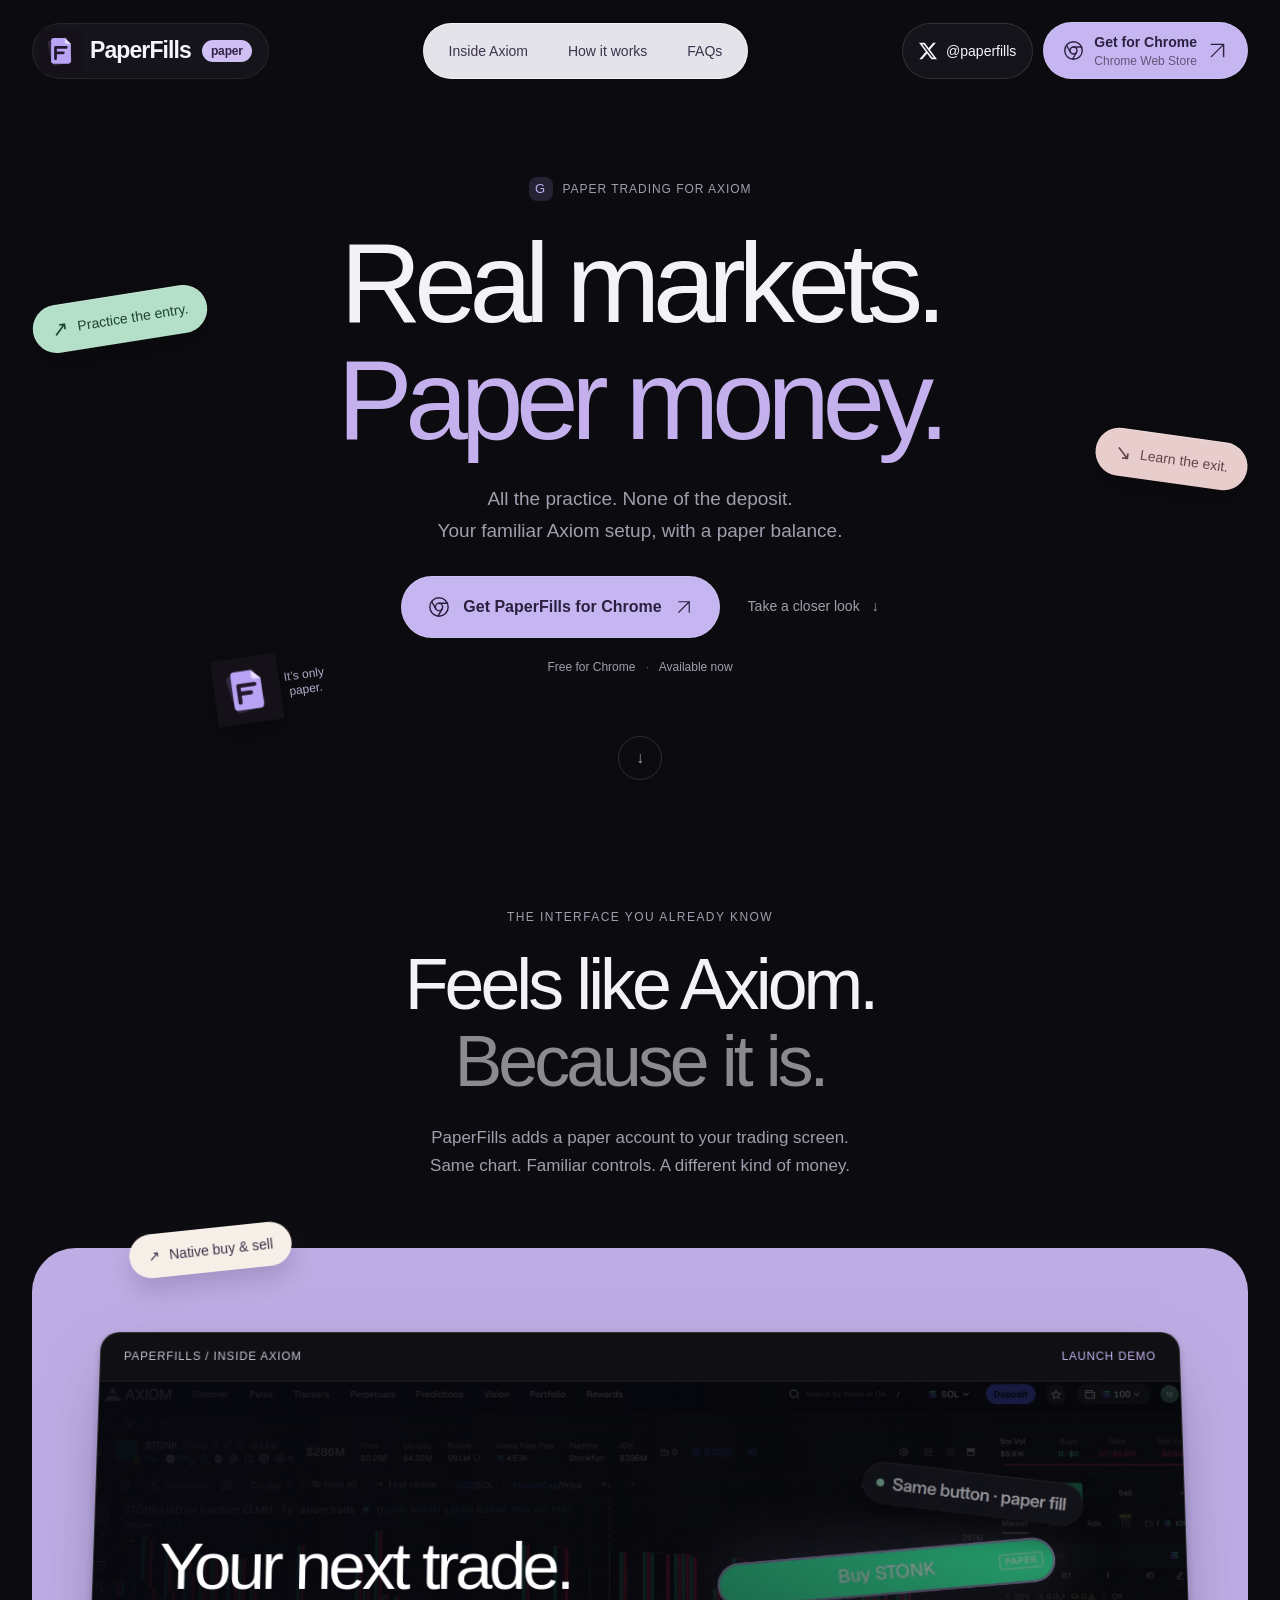
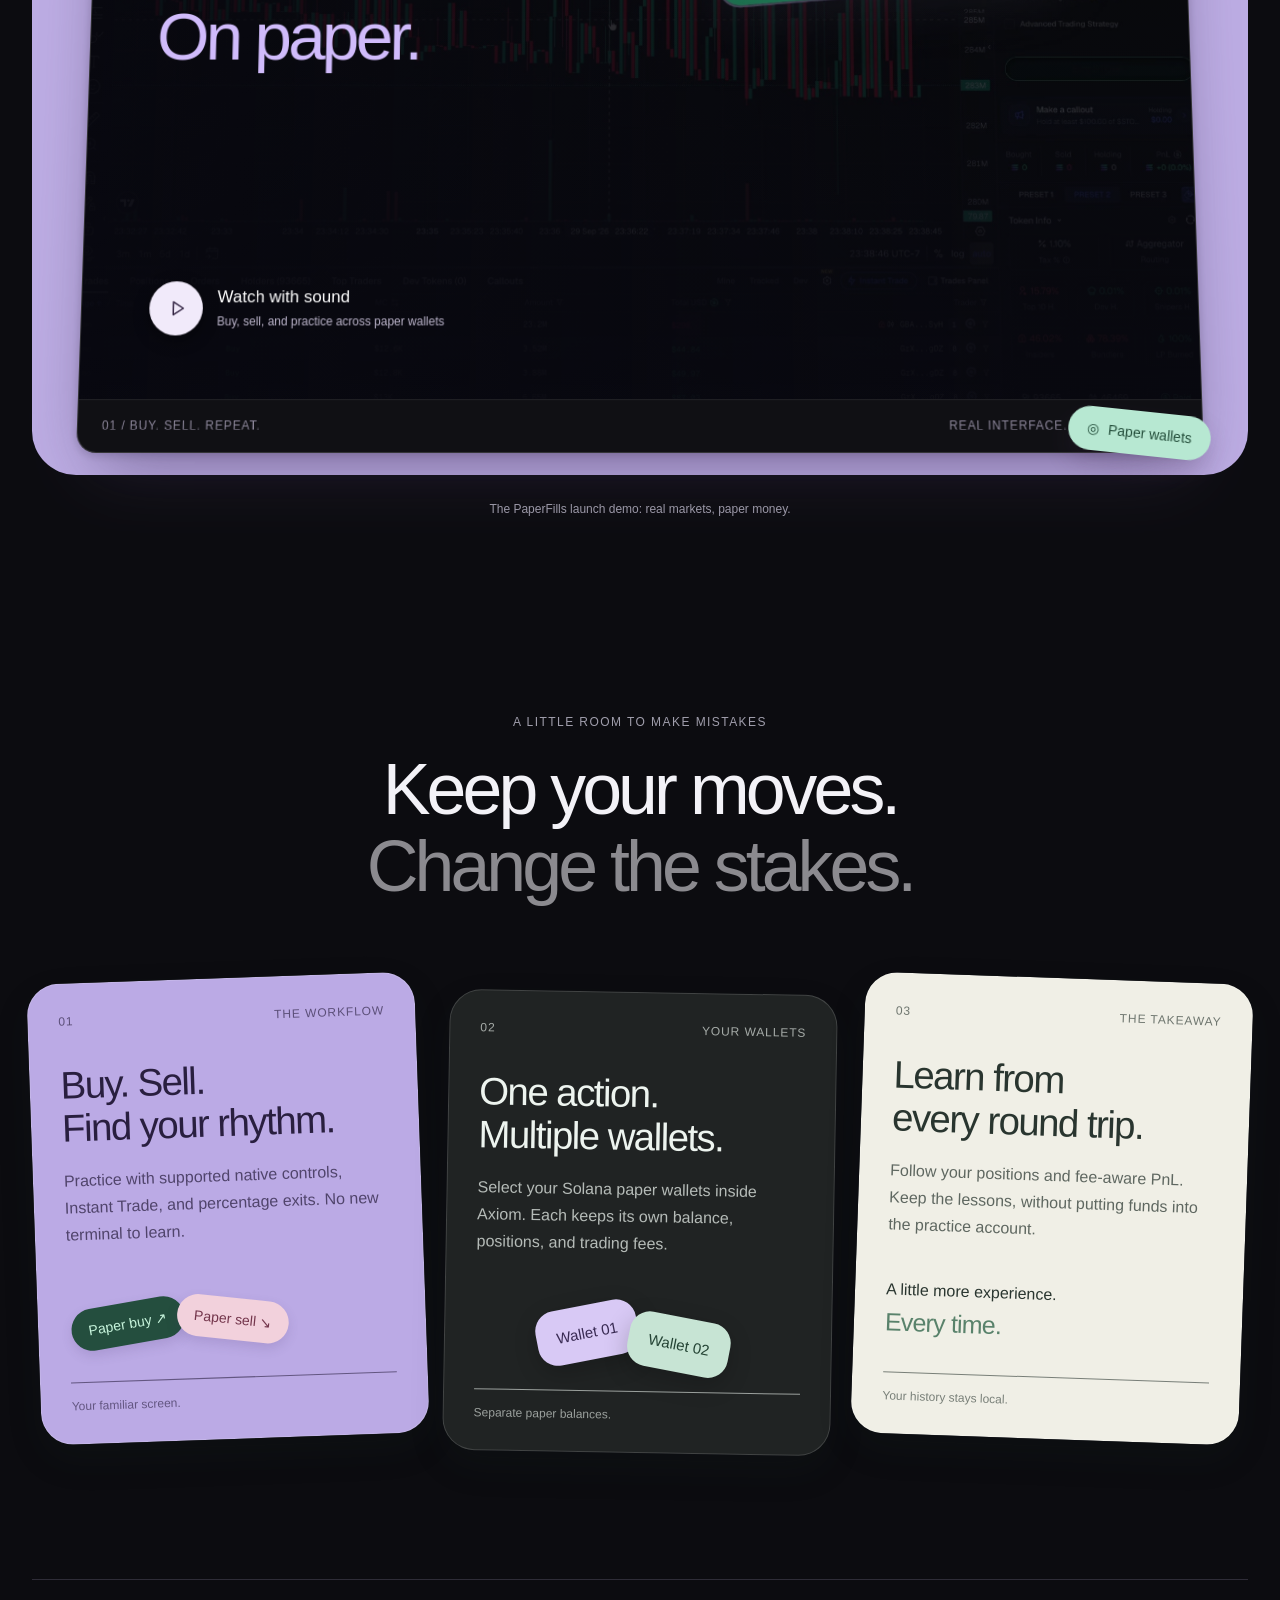
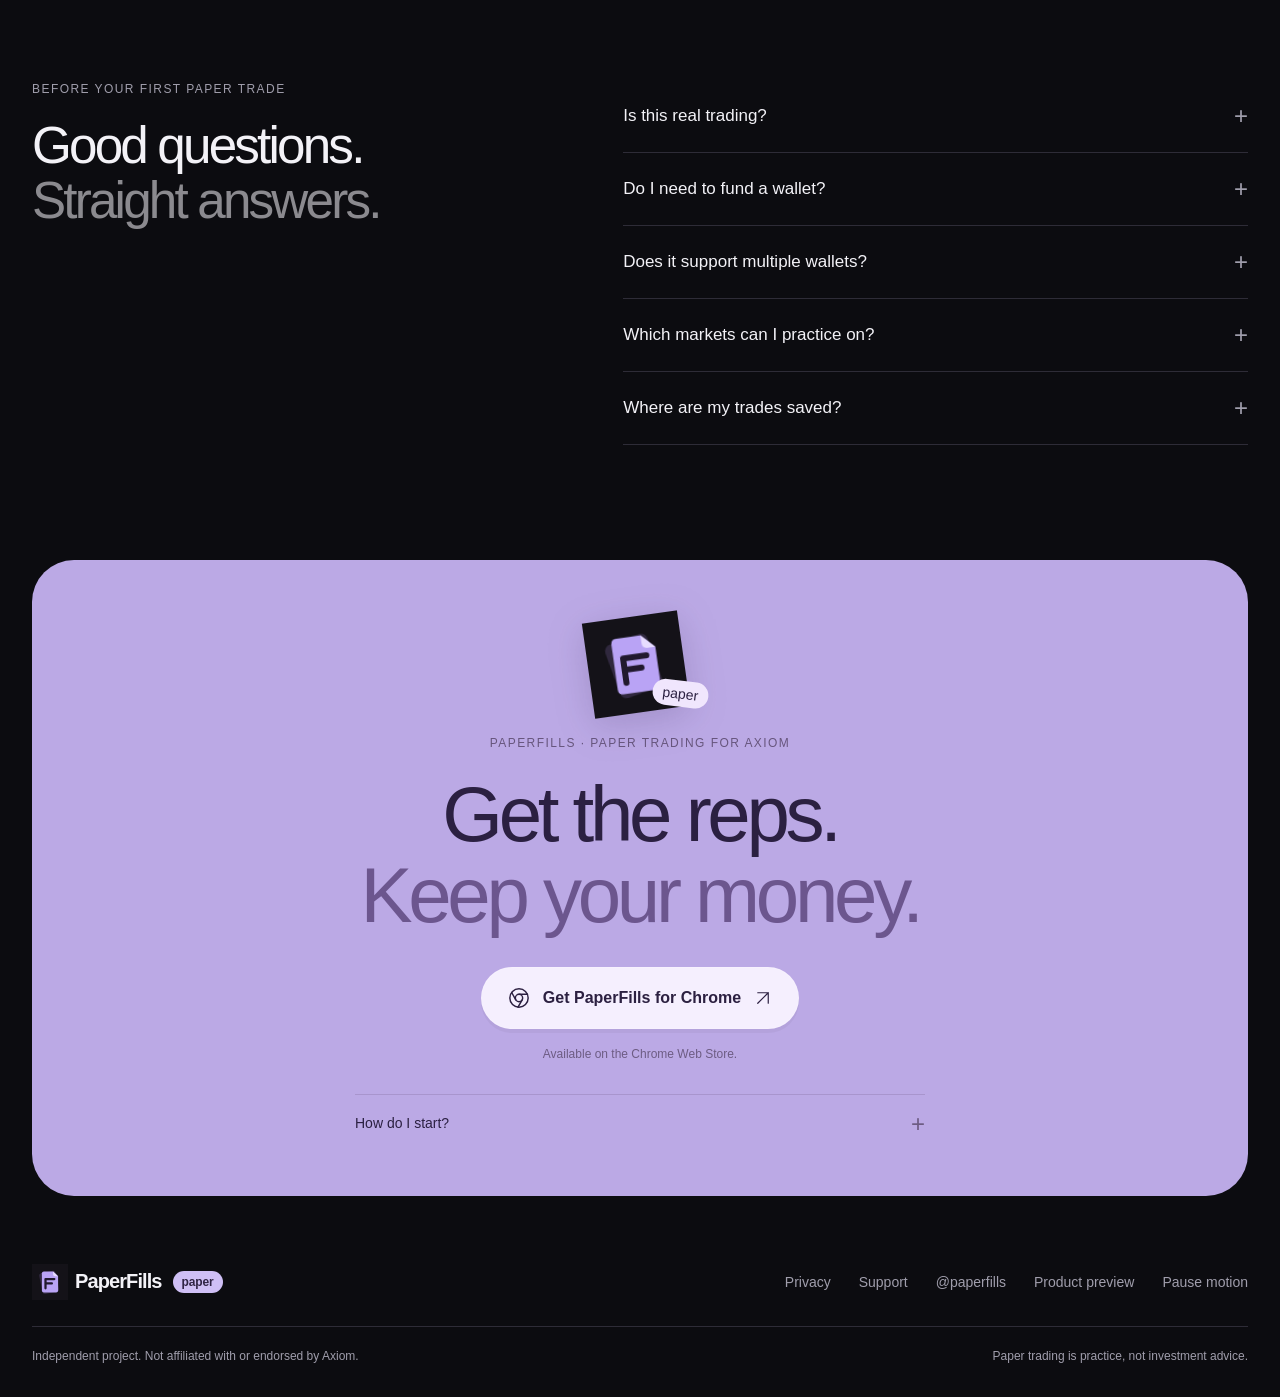
<file: index.html>
<!doctype html>
<html lang="en">
<head>
  <meta charset="utf-8" />
  <meta name="viewport" content="width=device-width, initial-scale=1" />
  <meta name="theme-color" content="#0c0c10" />
  <meta name="description" content="PaperFills brings paper trading to Axiom. Practice buys, sells, multiple wallets and fee-aware PnL in the interface you already know." />
  <meta property="og:title" content="PaperFills — Paper trading for Axiom" />
  <meta property="og:description" content="Real markets. Paper money. Practice inside Axiom with PaperFills." />
  <meta property="og:type" content="website" />
  <link rel="canonical" href="https://paperfills.com/" />
  <meta property="og:url" content="https://paperfills.com/" />
  <meta property="og:site_name" content="PaperFills" />
  <meta property="og:image" content="https://paperfills.com/media/paperfills-social-20260930.png" />
  <meta property="og:image:secure_url" content="https://paperfills.com/media/paperfills-social-20260930.png" />
  <meta property="og:image:type" content="image/png" />
  <meta property="og:image:width" content="1200" />
  <meta property="og:image:height" content="630" />
  <meta property="og:image:alt" content="PaperFills. Real markets. Paper money. Paper trading for Axiom." />
  <meta name="twitter:card" content="summary_large_image" />
  <meta name="twitter:site" content="@paperfills" />
  <meta name="twitter:title" content="PaperFills — Paper trading for Axiom" />
  <meta name="twitter:description" content="Real markets. Paper money. Practice inside Axiom with PaperFills." />
  <meta name="twitter:image" content="https://paperfills.com/media/paperfills-social-20260930.png" />
  <meta name="twitter:image:alt" content="PaperFills. Real markets. Paper money. Paper trading for Axiom." />
  <title>PaperFills — Paper trading for Axiom</title>
  <link rel="icon" type="image/svg+xml" href="media/paperfills-mark.svg" />
  <link rel="stylesheet" href="style.css?v=20260930-header-x" />
  <link rel="preload" href="media/paperfills-launch-poster.jpg" as="image" />
</head>
<body data-tone="dark">
  <svg class="icon-defs" aria-hidden="true" xmlns="http://www.w3.org/2000/svg"><defs>
    <symbol id="icon-chrome" viewBox="0 0 24 24"><circle cx="12" cy="12" r="10"/><circle cx="12" cy="12" r="4"/><path d="M21.2 8H12M4 6l4.5 8M10.9 22l4.6-8"/></symbol>
    <symbol id="icon-arrow" viewBox="0 0 24 24"><path d="M5 19 19 5M5 5h14v14"/></symbol>
    <symbol id="icon-expand" viewBox="0 0 24 24"><path d="M8 3H3v5m13-5h5v5M3 16v5h5m13-5v5h-5"/></symbol>
    <symbol id="icon-play" viewBox="0 0 24 24"><path d="m9 5 11 7-11 7Z"/></symbol>
    <symbol id="icon-close" viewBox="0 0 24 24"><path d="m6 6 12 12M6 18 18 6"/></symbol>
    <symbol id="icon-x" viewBox="0 0 24 24"><path d="M18.9 1.15h3.68l-8.04 9.19L24 22.85h-7.4l-5.81-7.59-6.63 7.59H.47l8.6-9.84L0 1.15h7.59l5.24 6.93ZM17.61 20.64h2.04L6.49 3.24H4.3Z"/></symbol>
  </defs></svg>
  <a class="skip-link" href="#main">Skip to content</a>
  <div class="header-wrap">
    <header class="site-header">
      <a class="wordmark" href="#top" aria-label="PaperFills Paper home"><img src="media/paperfills-mark.svg" alt="" width="44" height="44" /><span>PaperFills</span><span class="name-tag">paper</span></a>
      <nav class="nav-pill" aria-label="Primary navigation"><a href="#preview">Inside Axiom</a><a href="#how">How it works</a><a href="#questions">FAQs</a></nav>
      <div class="header-actions"><a class="header-social" href="https://x.com/paperfills" target="_blank" rel="noopener noreferrer" aria-label="Follow @paperfills on X"><svg class="icon x-icon" aria-hidden="true"><use href="#icon-x"/></svg><span>@paperfills</span></a><a class="store-button header-cta" data-store-link href="https://chromewebstore.google.com/detail/paperfills-%E2%80%94-paper-tradin/oeaonmjknephhapnpopobaggildinnji" target="_blank" rel="noopener noreferrer"><svg class="icon" aria-hidden="true"><use href="#icon-chrome"/></svg><span>Get for Chrome<small data-store-note>Chrome Web Store</small></span><svg class="icon arrow" aria-hidden="true"><use href="#icon-arrow"/></svg></a></div>
    </header>
  </div>

  <main id="main">
    <section class="hero shell" id="top" data-tone="dark" aria-labelledby="hero-title">
      <p class="eyebrow hero-eyebrow"><span class="tiny-mark" aria-hidden="true">G</span> PAPER TRADING FOR AXIOM</p>
      <h1 id="hero-title">Real markets.<br /><span class="hero-paper">Paper money.</span></h1>
      <p class="lede">All the practice. None of the deposit.<br />Your familiar Axiom setup, with a paper balance.</p>
      <div class="hero-actions"><a class="store-button primary-store" data-store-link href="https://chromewebstore.google.com/detail/paperfills-%E2%80%94-paper-tradin/oeaonmjknephhapnpopobaggildinnji" target="_blank" rel="noopener noreferrer"><svg class="icon" aria-hidden="true"><use href="#icon-chrome"/></svg><span>Get PaperFills for Chrome</span><svg class="icon arrow" aria-hidden="true"><use href="#icon-arrow"/></svg></a><a class="text-link" href="#preview">Take a closer look <span aria-hidden="true">↓</span></a></div>
      <p class="hero-note">Free for Chrome <span>·</span> Available now</p>
      <div class="floating-note note-buy" aria-hidden="true"><span>↗</span> Practice the entry.</div>
      <div class="floating-note note-sell" aria-hidden="true"><span>↘</span> Learn the exit.</div>
      <div class="floating-seal" aria-hidden="true"><img src="media/paperfills-mark.svg" width="66" height="66" alt="" /><span>It’s only<br />paper.</span></div>
      <a class="scroll-cue" href="#preview" aria-label="See PaperFills inside Axiom">↓</a>
    </section>

    <section class="showcase-section shell" id="preview" data-tone="lilac" aria-labelledby="preview-title">
      <div class="section-heading reveal"><p class="eyebrow">THE INTERFACE YOU ALREADY KNOW</p><h2 id="preview-title">Feels like Axiom.<br /><span>Because it is.</span></h2><p>PaperFills adds a paper account to your trading screen.<br />Same chart. Familiar controls. A different kind of money.</p></div>
      <div class="film-stage reveal" id="film-stage">
        <div class="floating-label film-label-left"><span aria-hidden="true">↗</span> Native buy &amp; sell</div>
        <div class="floating-label film-label-right"><span aria-hidden="true">◎</span> Paper wallets</div>
        <div class="film-card">
          <div class="film-topline"><span>PAPERFILLS / INSIDE AXIOM</span><div class="film-controls"><span class="film-status">LAUNCH DEMO</span><button id="inline-video-toggle" type="button" aria-controls="inline-demo-video" aria-pressed="false" hidden>Play video</button></div></div>
          <button class="film-poster" id="open-preview" type="button" aria-haspopup="dialog" aria-controls="preview-dialog" aria-label="Watch PaperFills demo video">
            <img class="product-image" src="media/paperfills-launch-poster.jpg" width="1920" height="1080" alt="PaperFills launch video frame showing Axiom's native chart and a PAPER-labelled buy control." />
            <video class="inline-demo-video" id="inline-demo-video" muted loop playsinline preload="none" poster="media/paperfills-launch-poster.jpg" width="1920" height="1080" aria-hidden="true" tabindex="-1"></video>
            <span class="film-shade"></span>
            <span class="film-title">Your next trade.<br /><em>On paper.</em></span>
            <span class="preview-play"><span class="play-icon"><svg class="icon" aria-hidden="true"><use href="#icon-expand"/></svg></span><span id="preview-action-label">View the interface<small id="preview-action-note">Buy, sell, and practice across paper wallets</small></span></span>
          </button>
          <div class="film-bottomline"><span>01 / BUY. SELL. REPEAT.</span><span>REAL INTERFACE. PAPER TRADES.</span></div>
        </div>
      </div>
      <p class="media-caption" id="media-caption">The PaperFills launch demo: real markets, paper money.</p>
    </section>

    <section class="practice-section shell" id="how" data-tone="mint" aria-labelledby="how-title">
      <div class="section-heading reveal"><p class="eyebrow">A LITTLE ROOM TO MAKE MISTAKES</p><h2 id="how-title">Keep your moves.<br /><span>Change the stakes.</span></h2></div>
      <div class="feature-bubbles">
        <article class="feature-card lilac-card reveal"><div class="card-kicker"><span>01</span><span>THE WORKFLOW</span></div><h3>Buy. Sell.<br />Find your rhythm.</h3><p>Practice with supported native controls, Instant Trade, and percentage exits. No new terminal to learn.</p><div class="feature-tags" aria-hidden="true"><span class="tag-entry">Paper buy ↗</span><span class="tag-exit">Paper sell ↘</span></div><span class="card-foot">Your familiar screen.</span></article>
        <article class="feature-card dark-card reveal"><div class="card-kicker"><span>02</span><span>YOUR WALLETS</span></div><h3>One action.<br />Multiple wallets.</h3><p>Select your Solana paper wallets inside Axiom. Each keeps its own balance, positions, and trading fees.</p><div class="wallet-tokens" aria-hidden="true"><span>Wallet 01</span><span>Wallet 02</span></div><span class="card-foot">Separate paper balances.</span></article>
        <article class="feature-card cream-card reveal"><div class="card-kicker"><span>03</span><span>THE TAKEAWAY</span></div><h3>Learn from<br />every round trip.</h3><p>Follow your positions and fee-aware PnL. Keep the lessons, without putting funds into the practice account.</p><div class="result-tag" aria-hidden="true">A little more experience.<span>Every time.</span></div><span class="card-foot">Your history stays local.</span></article>
      </div>
    </section>

    <section class="questions-section shell" id="questions" data-tone="dark" aria-labelledby="questions-title">
      <div class="questions-intro reveal"><p class="eyebrow">BEFORE YOUR FIRST PAPER TRADE</p><h2 id="questions-title">Good questions.<br /><span>Straight answers.</span></h2></div>
      <div class="questions reveal">
        <details><summary>Is this real trading?<span aria-hidden="true">+</span></summary><p>No. PaperFills simulates supported trading actions with a paper balance. The market chart stays real, but paper trades do not move its candles. Fills and fees are estimates, not a guarantee of real execution.</p></details>
        <details><summary>Do I need to fund a wallet?<span aria-hidden="true">+</span></summary><p>No deposit is needed for paper trading. Use a separate, unfunded Axiom account for practice. PaperFills intercepts supported controls and is not a security boundary; disabling paper mode restores Axiom’s live controls.</p></details>
        <details><summary>Does it support multiple wallets?<span aria-hidden="true">+</span></summary><p>Yes, on supported Solana trading screens. Buys use the displayed amount per selected paper wallet, with fees charged separately. Percentage sells use each wallet’s own holding. Open the trading wallet selector after a full reload; automatic wallet-group rotation is not supported.</p></details>
        <details><summary>Which markets can I practice on?<span aria-hidden="true">+</span></summary><p>Supported Axiom markets on Solana use a SOL paper balance. Robinhood Chain has a separate ETH paper balance. This does not mean general support for Ethereum, Base, or BNB.</p></details>
        <details><summary>Where are my trades saved?<span aria-hidden="true">+</span></summary><p>In extension-local storage in this Chrome profile, not ordinary website cache. It persists across browser restarts. Export a backup before uninstalling, resetting, or moving to a different profile. <a href="privacy/">Read about data and privacy.</a></p></details>
      </div>
    </section>

    <section class="install-section shell" id="install" data-tone="dark" aria-labelledby="install-title">
      <div class="install-card reveal"><div class="closing-mark" aria-hidden="true"><img src="media/paperfills-mark.svg" width="96" height="96" alt="" /><span>paper</span></div><p class="eyebrow">PAPERFILLS · PAPER TRADING FOR AXIOM</p><h2 id="install-title">Get the reps.<br /><span>Keep your money.</span></h2><a class="store-button primary-store" data-store-link href="https://chromewebstore.google.com/detail/paperfills-%E2%80%94-paper-tradin/oeaonmjknephhapnpopobaggildinnji" target="_blank" rel="noopener noreferrer"><svg class="icon" aria-hidden="true"><use href="#icon-chrome"/></svg><span>Get PaperFills for Chrome</span><svg class="icon arrow" aria-hidden="true"><use href="#icon-arrow"/></svg></a><p class="install-status" data-store-note>Available on the Chrome Web Store.</p><details class="install-guide"><summary>How do I start?<span aria-hidden="true">+</span></summary><div><ol><li>Install PaperFills from the Chrome Web Store.</li><li>Open a separate, unfunded Axiom account for practice.</li><li>Refresh Axiom, open PaperFills, and confirm paper mode and PAPER labels before practicing.</li></ol><p>PaperFills is an unofficial paper-trading extension for supported Axiom screens.</p></div></details></div>
    </section>
  </main>

  <footer class="shell"><div class="footer-main"><a class="wordmark" href="#top"><img src="media/paperfills-mark.svg" alt="" width="36" height="36" /><span>PaperFills</span><span class="name-tag">paper</span></a><div class="footer-links"><a href="privacy/">Privacy</a><a href="mailto:paperfills1@gmail.com">Support</a><a href="https://x.com/paperfills" target="_blank" rel="noopener noreferrer">@paperfills</a><a href="#preview">Product preview</a><button id="motion-toggle" type="button" aria-pressed="false">Pause motion</button></div></div><div class="footer-fine"><p>Independent project. Not affiliated with or endorsed by Axiom.</p><p>Paper trading is practice, not investment advice.</p></div></footer>

  <dialog class="store-dialog" id="store-dialog" aria-labelledby="store-dialog-title"><div class="dialog-heading"><span class="dialog-label">PAPERFILLS FOR CHROME</span><button class="icon-button" data-close-dialog type="button" aria-label="Close Chrome Store information"><svg class="icon" aria-hidden="true"><use href="#icon-close"/></svg></button></div><div class="store-dialog-body"><img src="media/paperfills-mark.svg" alt="" width="72" height="72"/><h2 id="store-dialog-title">PaperFills is available.</h2><p>Install PaperFills from its published Chrome Web Store listing.</p><a class="store-button primary-store" href="https://chromewebstore.google.com/detail/paperfills-%E2%80%94-paper-tradin/oeaonmjknephhapnpopobaggildinnji" target="_blank" rel="noopener noreferrer"><svg class="icon" aria-hidden="true"><use href="#icon-chrome"/></svg>Visit Chrome Web Store<svg class="icon" aria-hidden="true"><use href="#icon-arrow"/></svg></a><small>Opens the official PaperFills listing.</small><a class="text-link" href="#install" id="alpha-instructions">Release updates <span aria-hidden="true">↓</span></a></div></dialog>
  <dialog class="preview-dialog" id="preview-dialog" aria-labelledby="preview-dialog-title"><div class="dialog-heading"><div><h2 id="preview-dialog-title">PaperFills, inside Axiom.</h2><p id="preview-dialog-note">Native Axiom controls. Simulated funds.</p></div><button class="icon-button" data-close-dialog type="button" aria-label="Close product preview"><svg class="icon" aria-hidden="true"><use href="#icon-close"/></svg></button></div><img id="dialog-poster" src="media/paperfills-launch-poster.jpg" width="1920" height="1080" alt="PaperFills launch video frame showing Axiom's native chart and a PAPER-labelled buy control."/><video id="demo-video" controls playsinline preload="none" poster="media/paperfills-launch-poster.jpg" width="1920" height="1080" hidden aria-label="PaperFills launch demo"></video><p id="video-error" role="status" hidden>The video could not load. The launch video thumbnail is shown instead.</p></dialog>
  <script src="site-config.js"></script>
  <script src="app.js?v=20260930-autoplay"></script>
</body>
</html>
</file>
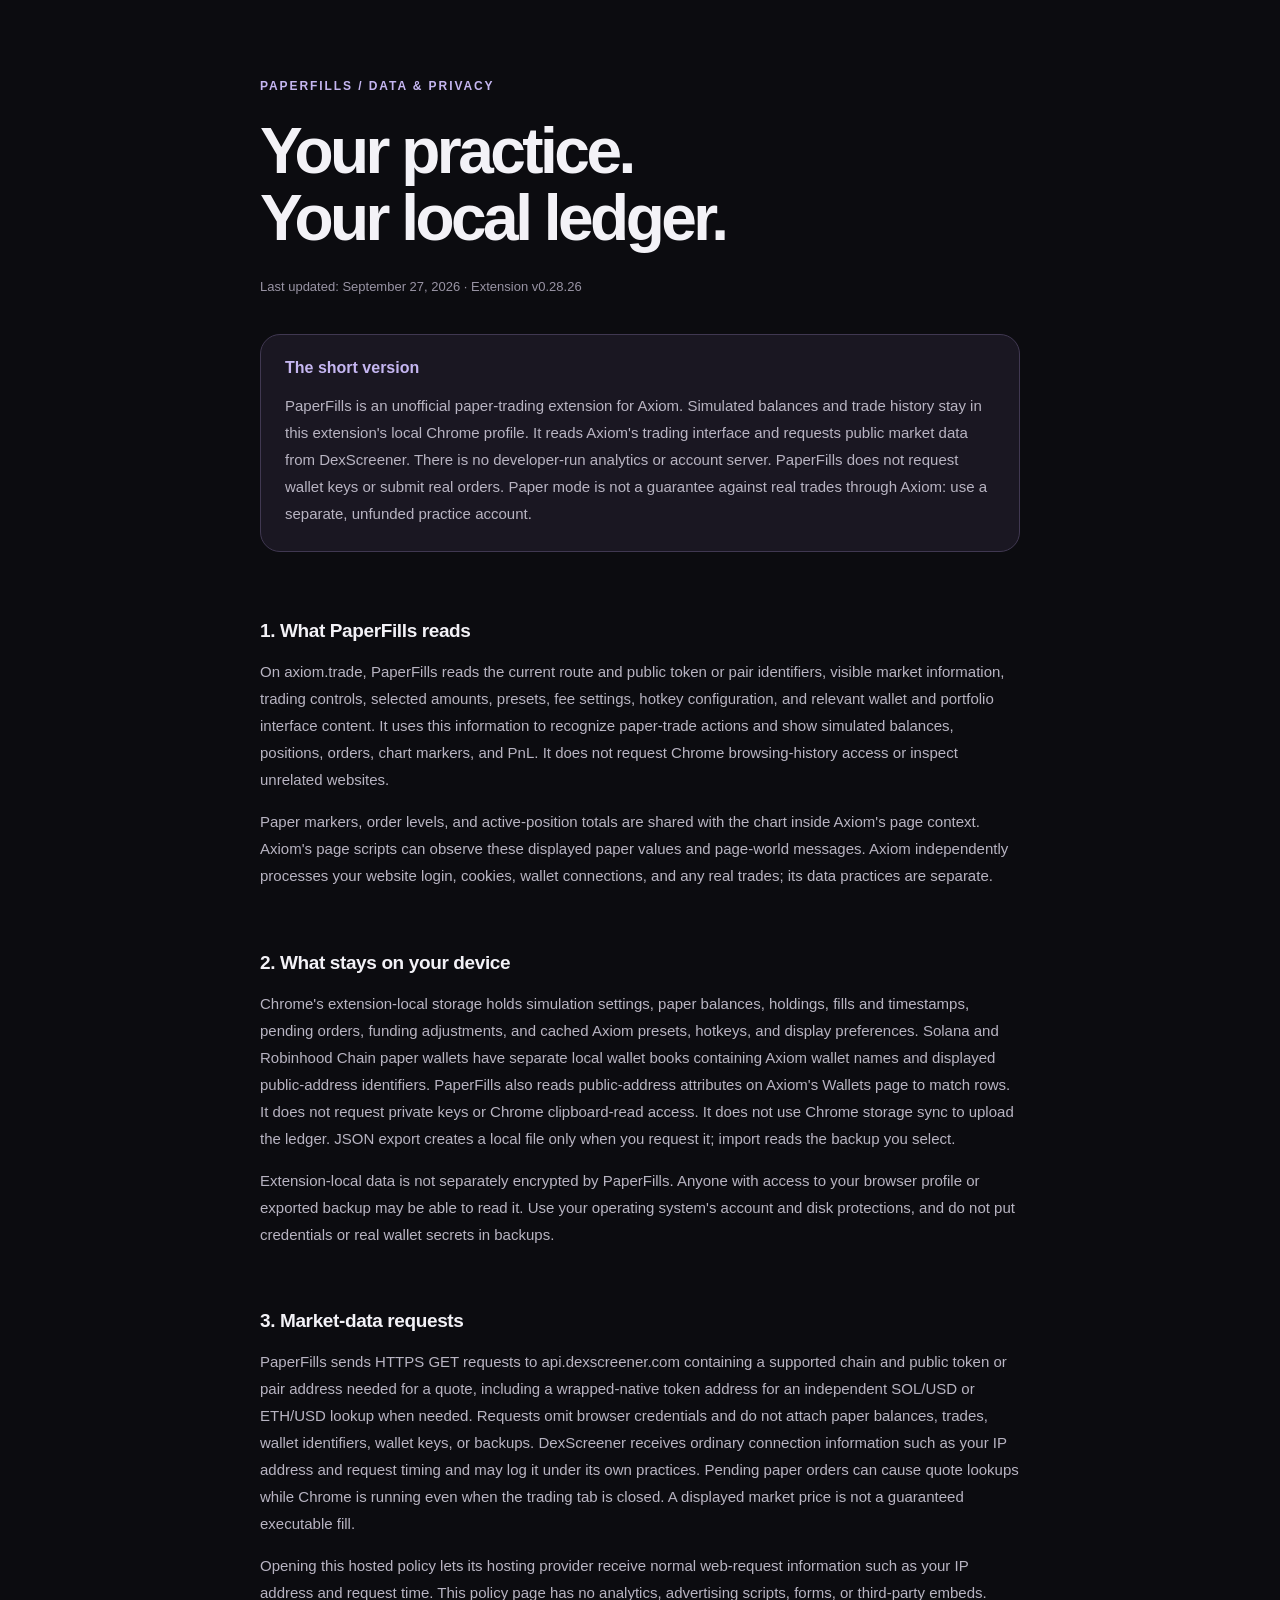
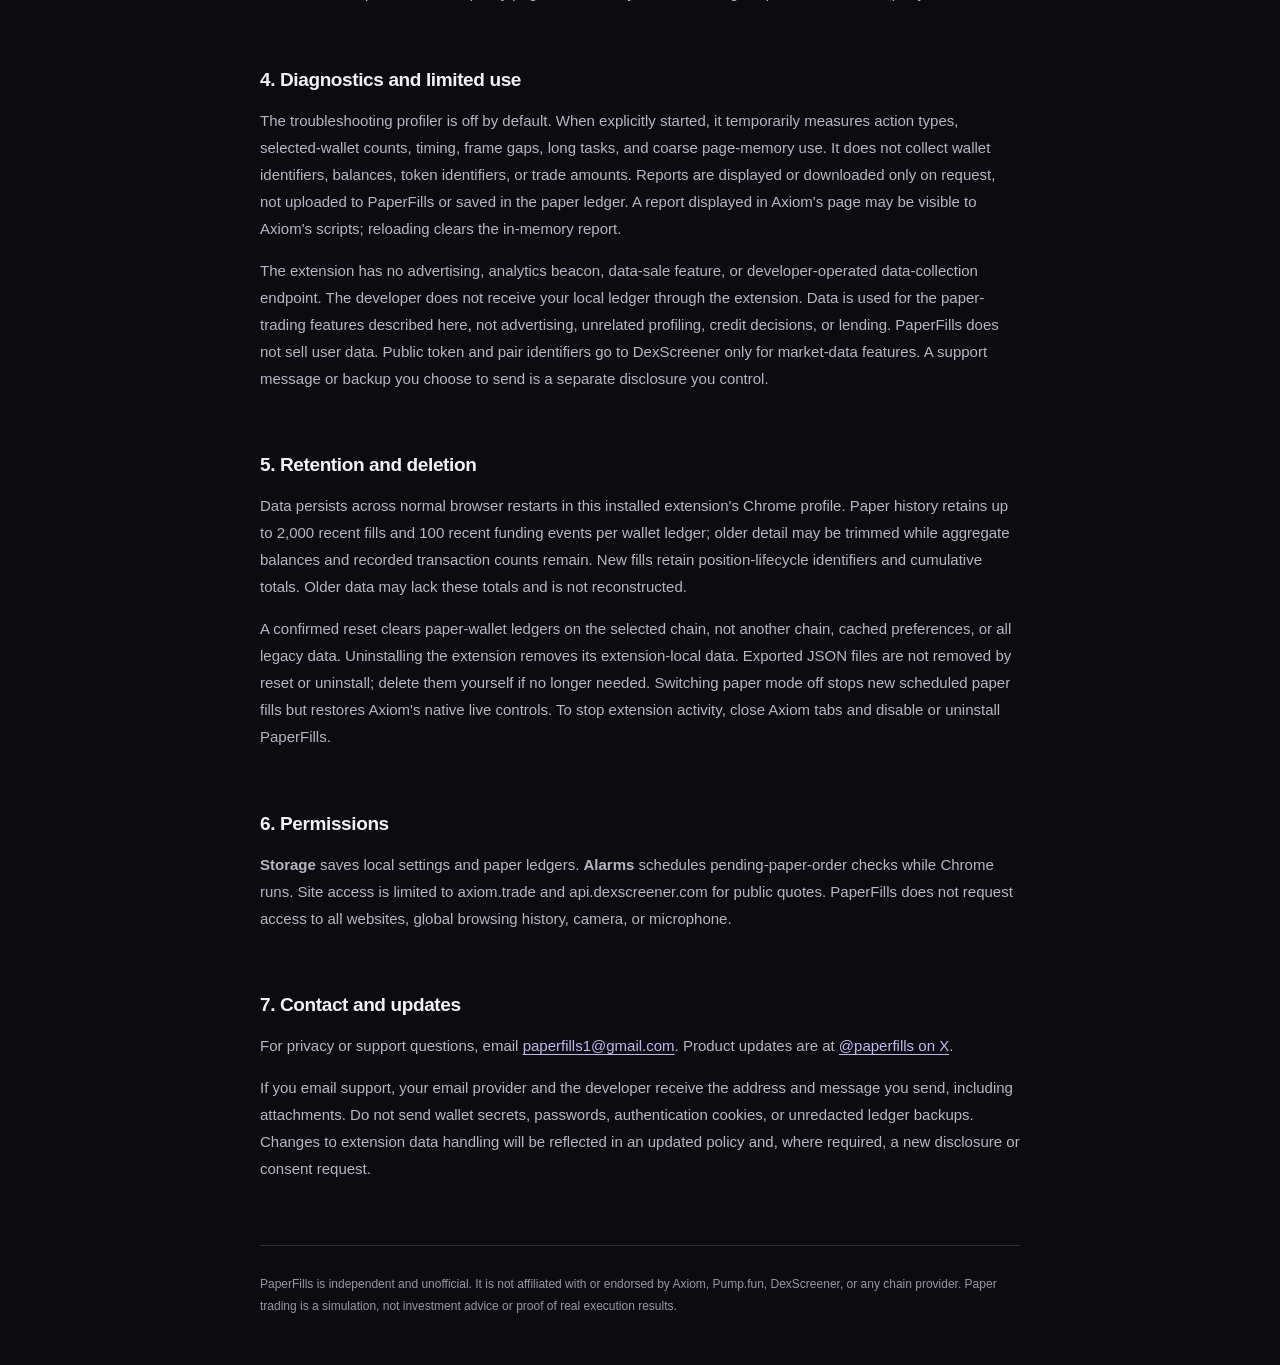
<file: privacy/index.html>
<!doctype html>
<html lang="en">
<head>
  <meta charset="utf-8">
  <meta name="viewport" content="width=device-width,initial-scale=1">
  <title>PaperFills — Privacy &amp; data use</title>
  <link rel="stylesheet" href="privacy.css">
</head>
<body>
  <main>
    <header><span class="eyebrow">PAPERFILLS / DATA &amp; PRIVACY</span><h1>Your practice.<br>Your local ledger.</h1><p>Last updated: September 27, 2026 · Extension v0.28.26</p></header>
    <aside><strong>The short version</strong><p>PaperFills is an unofficial paper-trading extension for Axiom. Simulated balances and trade history stay in this extension's local Chrome profile. It reads Axiom's trading interface and requests public market data from DexScreener. There is no developer-run analytics or account server. PaperFills does not request wallet keys or submit real orders. Paper mode is not a guarantee against real trades through Axiom: use a separate, unfunded practice account.</p></aside>
    <section><h2>1. What PaperFills reads</h2><p>On axiom.trade, PaperFills reads the current route and public token or pair identifiers, visible market information, trading controls, selected amounts, presets, fee settings, hotkey configuration, and relevant wallet and portfolio interface content. It uses this information to recognize paper-trade actions and show simulated balances, positions, orders, chart markers, and PnL. It does not request Chrome browsing-history access or inspect unrelated websites.</p><p>Paper markers, order levels, and active-position totals are shared with the chart inside Axiom's page context. Axiom's page scripts can observe these displayed paper values and page-world messages. Axiom independently processes your website login, cookies, wallet connections, and any real trades; its data practices are separate.</p></section>
    <section><h2>2. What stays on your device</h2><p>Chrome's extension-local storage holds simulation settings, paper balances, holdings, fills and timestamps, pending orders, funding adjustments, and cached Axiom presets, hotkeys, and display preferences. Solana and Robinhood Chain paper wallets have separate local wallet books containing Axiom wallet names and displayed public-address identifiers. PaperFills also reads public-address attributes on Axiom's Wallets page to match rows. It does not request private keys or Chrome clipboard-read access. It does not use Chrome storage sync to upload the ledger. JSON export creates a local file only when you request it; import reads the backup you select.</p><p>Extension-local data is not separately encrypted by PaperFills. Anyone with access to your browser profile or exported backup may be able to read it. Use your operating system's account and disk protections, and do not put credentials or real wallet secrets in backups.</p></section>
    <section><h2>3. Market-data requests</h2><p>PaperFills sends HTTPS GET requests to api.dexscreener.com containing a supported chain and public token or pair address needed for a quote, including a wrapped-native token address for an independent SOL/USD or ETH/USD lookup when needed. Requests omit browser credentials and do not attach paper balances, trades, wallet identifiers, wallet keys, or backups. DexScreener receives ordinary connection information such as your IP address and request timing and may log it under its own practices. Pending paper orders can cause quote lookups while Chrome is running even when the trading tab is closed. A displayed market price is not a guaranteed executable fill.</p><p>Opening this hosted policy lets its hosting provider receive normal web-request information such as your IP address and request time. This policy page has no analytics, advertising scripts, forms, or third-party embeds.</p></section>
    <section><h2>4. Diagnostics and limited use</h2><p>The troubleshooting profiler is off by default. When explicitly started, it temporarily measures action types, selected-wallet counts, timing, frame gaps, long tasks, and coarse page-memory use. It does not collect wallet identifiers, balances, token identifiers, or trade amounts. Reports are displayed or downloaded only on request, not uploaded to PaperFills or saved in the paper ledger. A report displayed in Axiom's page may be visible to Axiom's scripts; reloading clears the in-memory report.</p><p>The extension has no advertising, analytics beacon, data-sale feature, or developer-operated data-collection endpoint. The developer does not receive your local ledger through the extension. Data is used for the paper-trading features described here, not advertising, unrelated profiling, credit decisions, or lending. PaperFills does not sell user data. Public token and pair identifiers go to DexScreener only for market-data features. A support message or backup you choose to send is a separate disclosure you control.</p></section>
    <section><h2>5. Retention and deletion</h2><p>Data persists across normal browser restarts in this installed extension's Chrome profile. Paper history retains up to 2,000 recent fills and 100 recent funding events per wallet ledger; older detail may be trimmed while aggregate balances and recorded transaction counts remain. New fills retain position-lifecycle identifiers and cumulative totals. Older data may lack these totals and is not reconstructed.</p><p>A confirmed reset clears paper-wallet ledgers on the selected chain, not another chain, cached preferences, or all legacy data. Uninstalling the extension removes its extension-local data. Exported JSON files are not removed by reset or uninstall; delete them yourself if no longer needed. Switching paper mode off stops new scheduled paper fills but restores Axiom's native live controls. To stop extension activity, close Axiom tabs and disable or uninstall PaperFills.</p></section>
    <section><h2>6. Permissions</h2><p><strong>Storage</strong> saves local settings and paper ledgers. <strong>Alarms</strong> schedules pending-paper-order checks while Chrome runs. Site access is limited to axiom.trade and api.dexscreener.com for public quotes. PaperFills does not request access to all websites, global browsing history, camera, or microphone.</p></section>
    <section id="contact"><h2>7. Contact and updates</h2><p>For privacy or support questions, email <a href="mailto:paperfills1@gmail.com">paperfills1@gmail.com</a>. Product updates are at <a href="https://x.com/paperfills" rel="noopener noreferrer">@paperfills on X</a>.</p><p>If you email support, your email provider and the developer receive the address and message you send, including attachments. Do not send wallet secrets, passwords, authentication cookies, or unredacted ledger backups. Changes to extension data handling will be reflected in an updated policy and, where required, a new disclosure or consent request.</p></section>
    <footer>PaperFills is independent and unofficial. It is not affiliated with or endorsed by Axiom, Pump.fun, DexScreener, or any chain provider. Paper trading is a simulation, not investment advice or proof of real execution results.</footer>
  </main>
</body>
</html>
</file>
<file: style.css>
:root {
  color-scheme: dark;
  --page: #0c0c10; --ink: #f3f2f7; --muted: #a09eac; --line: #2e2c37;
  --lilac: #c5b6f1; --mint: #bae8d0; --cream: #f3f0e8;
  --ease: cubic-bezier(.2,.75,.2,1);
  font-family: "Helvetica Neue", Helvetica, Arial, sans-serif;
}
* { box-sizing: border-box; }
html { scroll-behavior: smooth; scroll-padding-top: 124px; }
body { margin: 0; background: var(--page); color: var(--ink); font-size: 16px; -webkit-font-smoothing: antialiased; transition: background-color .85s var(--ease), color .65s ease; }
body[data-tone="lilac"] { --page: #e5def1; --ink: #241d34; --muted: #665c79; --line: #c9bfd6; color-scheme: light; }
body[data-tone="mint"] { --page: #d0ebde; --ink: #172c24; --muted: #52695f; --line: #adcabc; color-scheme: light; }
button, input { font: inherit; }
a { color: inherit; text-decoration: none; }
button, a, summary { -webkit-tap-highlight-color: transparent; touch-action: manipulation; }
button { cursor: pointer; color: inherit; }
button, a, summary { outline-offset: 5px; }
:focus-visible { outline: 2px solid #9284d7; }
img { display: block; max-width: 100%; }
button { border: 0; }
h1, h2, h3, p { margin: 0; }
p { line-height: 1.65; }
::selection { background: #a090d8; color: #100b23; }
.shell { width: min(1320px, calc(100% - 64px)); margin-inline: auto; }
.icon-defs { position: absolute; width: 0; height: 0; overflow: hidden; }
.icon { width: 22px; height: 22px; fill: none; stroke: currentColor; stroke-width: 1.6; stroke-linecap: round; stroke-linejoin: round; flex-shrink: 0; }
.skip-link { position: fixed; top: -100px; left: 20px; z-index: 100; padding: 12px; background: #fff; color: #14121d; }
.skip-link:focus { top: 12px; }
[hidden] { display: none !important; }

/* The separate floating controls stay readable through every section color. */
.header-wrap { position: fixed; top: 22px; left: 0; right: 0; z-index: 30; pointer-events: none; }
.site-header { width: min(1440px, calc(100% - 64px)); margin: auto; display: flex; align-items: center; justify-content: space-between; gap: 20px; pointer-events: auto; }
.wordmark { display: inline-flex; align-items: center; gap: 7px; font-size: 23px; font-weight: 550; letter-spacing: -.9px; white-space: nowrap; }
.site-header .wordmark { background: #17151de8; color: #f6f4fb; padding: 5px 16px 5px 6px; border: 1px solid #ffffff12; border-radius: 99px; backdrop-filter: blur(18px); transition: box-shadow .3s; }
.name-tag { background: #cfbff5; color: #302444; border-radius: 99px; padding: 4px 9px; margin-left: 4px; letter-spacing: -.15px; font-size: 12px; font-weight: 550; }
.nav-pill { display: flex; align-items: center; gap: 2px; background: #f7f5fbed; color: #3b334c; padding: 6px; border: 1px solid #ffffff80; border-radius: 99px; backdrop-filter: blur(20px); box-shadow: 0 8px 32px #1a122c09; }
.nav-pill a { padding: 13px 19px; font-size: 14px; border-radius: 99px; transition: background .2s; }
.nav-pill a:hover { background: #e9e0f6; }
.header-actions { display: flex; align-items: center; gap: 10px; flex-shrink: 0; }
.header-social { display: inline-flex; align-items: center; justify-content: center; gap: 9px; min-height: 56px; padding: 10px 16px; border-radius: 99px; border: 1px solid #ffffff20; background: #17151de8; color: #f6f4fb; font-size: 14px; white-space: nowrap; backdrop-filter: blur(18px); transition: background .2s, box-shadow .3s; }
.header-social:hover { background: #30283ee8; }
.header-social .x-icon { width: 18px; height: 18px; fill: currentColor; stroke: none; }
.store-button { display: inline-flex; align-items: center; justify-content: center; gap: 13px; min-height: 58px; padding: 15px 24px; border-radius: 99px; background: var(--lilac); color: #2c2041; font-size: 16px; font-weight: 550; line-height: 1.35; border: 1px solid #ffffff24; box-shadow: 0 4px 0 #0000000a; transition: transform .35s var(--ease), box-shadow .35s, background .35s; }
.store-button:hover { background: #dccdff; box-shadow: 0 10px 28px #aa90e82e; transform: translateY(-3px); }
.store-button .arrow { width: 18px; height: 18px; transition: transform .3s; }
.store-button:hover .arrow { transform: translate(2px,-2px); }
.header-cta { min-height: 56px; padding: 10px 19px; gap: 10px; font-size: 14px; }
.header-cta small { display: block; color: #625477; font-size: 12px; line-height: 1.2; margin-top: 2px; font-weight: 400; }
.header-cta .icon { width: 21px; height: 21px; }
.scrolled .nav-pill, .scrolled .site-header .wordmark, .scrolled .header-cta, .scrolled .header-social { box-shadow: 0 10px 36px #0e08182b; }
.scrolled .header-wrap { top: 14px; }
.header-wrap { transition: top .35s var(--ease); }

.hero { min-height: 820px; padding: 177px 0 120px; position: relative; text-align: center; }
.eyebrow { font-size: 12px; font-weight: 500; line-height: 1.5; letter-spacing: .12em; color: var(--muted); }
.hero-eyebrow { display: inline-flex; align-items: center; gap: 10px; letter-spacing: .08em; }
.tiny-mark { display: grid; place-items: center; width: 24px; height: 24px; background: #242333; border-radius: 8px; color: #bbafeb; font-size: 13px; }
h1 { font-size: clamp(68px, 8.8vw, 122px); font-weight: 500; letter-spacing: -.065em; line-height: 1.035; margin-top: 24px; }
.hero-paper { display: inline-block; color: #c3b0ed; animation: ink-shift 9s ease-in-out infinite; }
.lede { margin: 25px auto 0; color: var(--muted); font-size: 19px; line-height: 1.65; max-width: 620px; }
.hero-actions { display: flex; justify-content: center; align-items: center; gap: 28px; margin-top: 30px; }
.primary-store { min-height: 62px; padding-inline: 26px; }
.text-link { display: inline-flex; gap: 12px; align-items: center; font-size: 14px; line-height: 1.4; min-height: 44px; color: var(--muted); transition: color .2s; }
.text-link:hover { color: var(--ink); }
.hero-note { color: var(--muted); font-size: 12px; margin-top: 20px; }
.hero-note > span { margin-inline: 7px; opacity: .55; }
.floating-note { position: absolute; display: flex; align-items: center; gap: 9px; padding: 14px 19px; border-radius: 99px; font-size: 14px; font-weight: 500; box-shadow: 0 12px 30px #0003, inset 0 1px #ffffff40; z-index: 2; }
.floating-note span { font-size: 20px; line-height: 1; }
.note-buy { left: 0; top: 36%; background: #b4dfc8; color: #204234; transform: rotate(-9deg); animation: drift-left 7s ease-in-out infinite; }
.note-sell { right: 0; top: 53%; background: #e7cecd; color: #62444b; transform: rotate(8deg); animation: drift-right 8s ease-in-out infinite; }
.floating-seal { display: flex; align-items: center; gap: 5px; position: absolute; left: 15%; bottom: 100px; transform: rotate(-8deg); color: #b6adcb; font-size: 12px; line-height: 1.25; animation: drift-left 9s ease-in-out infinite; }
.floating-seal img { filter: drop-shadow(0 8px 14px #0006); }
.scroll-cue { position: absolute; bottom: 40px; left: calc(50% - 22px); display: grid; place-items: center; width: 44px; height: 44px; border: 1px solid var(--line); border-radius: 50%; color: var(--muted); transition: transform .3s; }
.scroll-cue:hover { transform: translateY(4px); }

.section-heading { text-align: center; }
.section-heading h2, .questions-intro h2 { font-size: clamp(43px, 5.6vw, 76px); font-weight: 500; letter-spacing: -.055em; line-height: 1.08; margin-top: 20px; }
.section-heading h2 span, .questions-intro h2 span { opacity: .55; }
.section-heading > p:last-child:not(.eyebrow) { color: var(--muted); font-size: 17px; margin-top: 23px; line-height: 1.65; }
.showcase-section { padding: 88px 0 110px; }
.film-stage { margin: 68px auto 0; padding: 44px; border-radius: 44px; position: relative; background: #bdade4; perspective: 1400px; --film-rise: 0px; --film-tilt: 0deg; }
.film-card { position: relative; overflow: hidden; border-radius: 20px; border: 1px solid #ffffff25; background: #101014; box-shadow: 0 30px 65px -20px #39295388, 0 3px 8px #120a202b; transform: translateY(var(--film-rise)) rotateX(var(--film-tilt)); transform-origin: center bottom; transition: box-shadow .4s; }
.film-card:hover { box-shadow: 0 38px 85px -22px #39295399, 0 3px 8px #120a202b; }
.film-topline, .film-bottomline { display: flex; justify-content: space-between; gap: 20px; color: #c4bece; font-size: 12px; letter-spacing: .075em; padding: 17px 24px; line-height: 1.4; }
.film-topline { border-bottom: 1px solid #ffffff12; }
.film-status { color: #c2b1ed; }
.film-controls { display: flex; align-items: center; gap: 14px; }
#inline-video-toggle { border: 1px solid #ffffff2b; border-radius: 999px; padding: 6px 11px; background: #ffffff0b; color: #f1eafa; font: inherit; font-size: 12px; letter-spacing: 0; white-space: nowrap; }
#inline-video-toggle:hover { background: #ffffff20; }
.inline-demo-video { position: absolute; inset: 0; width: 100%; height: 100%; object-fit: contain; pointer-events: none; opacity: 0; }
.has-inline-video .inline-demo-video { opacity: 1; }
.has-inline-video .product-image, .has-inline-video .film-title { opacity: 0; }
.has-inline-video .film-shade { background: linear-gradient(0deg,#080810cc,transparent 30%); }
.has-inline-video .preview-play { bottom: 5%; padding: 10px 14px; border-radius: 999px; background: #101014d9; backdrop-filter: blur(8px); }
.has-inline-video .preview-play small { display: none; }
.has-inline-video .play-icon { width: 32px; height: 32px; }
.has-inline-video .preview-play > span:last-child { font-size: 14px; }
.film-bottomline { border-top: 1px solid #ffffff12; color: #8d879b; font-size: 12px; }
.film-poster { position: relative; width: 100%; display: block; padding: 0; aspect-ratio: 16/9; overflow: hidden; text-align: left; background: #09090e; color: #fff; }
.product-image { width: 100%; height: 100%; object-fit: cover; object-position: center; opacity: .6; transform: scale(1.025); transition: transform 1.2s var(--ease), opacity .7s; }
.film-poster:hover .product-image { transform: scale(1.065); opacity: .75; }
.film-shade { position: absolute; inset: 0; background: linear-gradient(90deg,#080810bd,transparent 85%),linear-gradient(0deg,#080810cc,transparent 70%); pointer-events: none; }
.film-title { position: absolute; top: 25%; left: 6%; font-size: clamp(36px,5.4vw,74px); font-weight: 500; letter-spacing: -.055em; line-height: 1.06; pointer-events: none; }
.film-title em { font-style: normal; color: #d0bbfb; }
.preview-play { position: absolute; bottom: 10%; left: 6%; display: flex; align-items: center; gap: 15px; }
.play-icon { display: grid; place-items: center; width: 54px; height: 54px; flex-shrink: 0; border-radius: 50%; background: #f1eafa; color: #302140; box-shadow: 0 5px 16px #0006; transition: transform .4s var(--ease); }
.film-poster:hover .play-icon { transform: scale(1.12); }
.preview-play > span:last-child { font-size: 17px; font-weight: 500; }
.preview-play small { display: block; color: #bcb5cb; font-size: 12px; font-weight: 400; margin-top: 7px; }
.floating-label { position: absolute; display: flex; align-items: center; gap: 9px; border-radius: 99px; padding: 14px 19px; font-size: 14px; font-weight: 500; box-shadow: 0 12px 24px #3a234733; z-index: 2; }
.film-label-left { top: -20px; left: 8%; background: #f5efe8; color: #3c3047; transform: rotate(-6deg); }
.film-label-right { bottom: 20px; right: 3%; background: #b7e8d2; color: #234d3a; transform: rotate(6deg); }
.media-caption { margin: 25px 15px 0; text-align: center; font-size: 12px; line-height: 1.5; color: var(--muted); }

.practice-section { padding: 85px 0 128px; }
.feature-bubbles { display: grid; grid-template-columns: repeat(3,1fr); gap: 24px; margin-top: 60px; align-items: stretch; padding: 12px 2px; }
.feature-card { min-height: 440px; padding: 30px; border-radius: 32px; box-shadow: 0 15px 35px #162f2420; border: 1px solid #ffffff26; display: flex; flex-direction: column; position: relative; transition: transform .5s var(--ease), box-shadow .5s var(--ease); }
.feature-card:hover { transform: translateY(-14px) rotate(0); box-shadow: 0 26px 40px #172b242b; }
.lilac-card { background: #bbaae5; color: #291f3f; transform: rotate(-2deg); }
.dark-card { background: #202323; color: #edf4ef; transform: translateY(14px) rotate(1deg); }
.cream-card { background: #f0efe6; color: #29352f; transform: rotate(2deg); }
.card-kicker { display: flex; justify-content: space-between; gap: 10px; font-size: 12px; letter-spacing: .075em; opacity: .65; }
.feature-card h3 { font-size: clamp(29px,3vw,43px); font-weight: 500; line-height: 1.13; letter-spacing: -.04em; margin-top: 35px; }
.feature-card p { font-size: 16px; line-height: 1.7; opacity: .73; margin-top: 17px; }
.feature-tags, .wallet-tokens, .result-tag { margin-top: auto; padding-block: 32px 30px; min-height: 116px; }
.feature-tags { position: relative; display: flex; flex-wrap: wrap; align-items: center; gap: 0; padding-left: 2px; }
.feature-tags span { border-radius: 99px; padding: 13px 17px; font-size: 14px; white-space: nowrap; box-shadow: 0 5px 12px #47306425; }
.tag-entry { background: #244e3e; color: #c7f4dc; transform: rotate(-8deg); }
.tag-exit { background: #f2d1dc; color: #73354b; transform: rotate(8deg) translateX(-8px); }
.wallet-tokens { display: flex; justify-content: center; align-items: center; }
.wallet-tokens span { padding: 19px 20px; border-radius: 20px; background: #d8c9f5; color: #382a52; font-size: 15px; box-shadow: 0 8px 25px #0003; transform: rotate(-12deg); }
.wallet-tokens span + span { background: #c7e4d4; color: #244334; transform: rotate(10deg) translate(-8px,12px); }
.result-tag { padding-top: 40px; font-size: 16px; font-weight: 500; line-height: 1.55; }
.result-tag span { display: block; font-size: 25px; letter-spacing: -.8px; color: #59826b; }
.card-foot { border-top: 1px solid currentColor; padding-top: 16px; font-size: 12px; opacity: .6; }

.questions-section { display: grid; grid-template-columns: .9fr 1.1fr; gap: 80px; padding: 100px 0 115px; border-top: 1px solid var(--line); }
.questions-intro h2 { font-size: clamp(34px,4vw,54px); }
.questions details { border-bottom: 1px solid var(--line); }
summary { display: flex; align-items: center; justify-content: space-between; gap: 24px; cursor: pointer; list-style: none; padding: 24px 0; font-size: 17px; line-height: 1.4; }
summary::-webkit-details-marker { display: none; }
summary > span { font-size: 24px; line-height: 1; font-weight: 300; color: var(--muted); flex-shrink: 0; transition: transform .25s; }
details[open] > summary > span { transform: rotate(45deg); }
details p { color: var(--muted); font-size: 16px; line-height: 1.75; padding-bottom: 24px; }
details a { text-decoration: underline; text-underline-offset: 4px; }
.install-section { padding: 0 0 24px; }
.install-card { background: #bba9e5; color: #2b2041; text-align: center; padding: 56px 30px 43px; border-radius: 42px; position: relative; overflow: hidden; }
.closing-mark { position: relative; width: 104px; margin: auto; transform: rotate(-8deg); }
.closing-mark img { filter: drop-shadow(0 8px 18px #38275733); }
.closing-mark span { position: absolute; right: -12px; bottom: 0; background: #f0e6fd; font-size: 14px; padding: 5px 10px; border-radius: 99px; transform: rotate(15deg); }
.install-card .eyebrow { margin-top: 22px; color: #67567d; font-size: 12px; }
.install-card h2 { font-size: clamp(45px,6.1vw,83px); letter-spacing: -.055em; line-height: 1.04; font-weight: 500; margin-top: 22px; }
.install-card h2 span { color: #6c568e; }
.install-card > .store-button { background: #f5effe; margin-top: 31px; }
.install-card > .store-button:hover { background: #fff; }
.install-status { font-size: 12px; color: #6d5c83; margin-top: 16px; }
.install-guide { max-width: 570px; margin: 29px auto 0; border-top: 1px solid #75608c45; text-align: left; }
.install-guide summary { font-size: 14px; padding-block: 17px; }
.install-guide summary > span { color: #6d5c83; }
.install-guide p { color: #554266; font-size: 14px; line-height: 1.7; padding: 8px 0 18px; }
.install-guide ol { font-size: 14px; color: #554266; padding-left: 24px; line-height: 1.7; margin-bottom: 4px; }
.install-guide li { padding: 5px 0; }
code { font: 13px/1.5 ui-monospace,monospace; overflow-wrap: anywhere; }
.alpha-download { font-size: 15px; font-weight: 500; color: #2b2041; }
.alpha-download span { padding-left: 9px; }

footer { padding: 44px 0 30px; }
.footer-main { display: flex; align-items: center; justify-content: space-between; padding-bottom: 26px; border-bottom: 1px solid var(--line); gap: 25px; }
.footer-main .wordmark { font-size: 20px; }
.footer-links { display: flex; flex-wrap: wrap; align-items: center; gap: 28px; font-size: 14px; color: var(--muted); }
.footer-links a:hover { color: var(--ink); }
#motion-toggle { background: transparent; padding: 10px 0; font-size: 14px; color: var(--muted); }
.footer-fine { display: flex; justify-content: space-between; gap: 25px; padding-top: 20px; font-size: 12px; color: var(--muted); }

dialog { color-scheme: dark; border: 1px solid #34303f; border-radius: 28px; padding: 0; color: #ede8f6; background: #15131b; box-shadow: 0 40px 130px #0009; max-width: calc(100vw - 32px); max-height: calc(100dvh - 40px); }
dialog::backdrop { background: #08060ec9; backdrop-filter: blur(12px); }
dialog[open] { animation: dialog-pop .35s var(--ease); }
.dialog-heading { display: flex; align-items: center; justify-content: space-between; gap: 20px; padding: 23px 27px; border-bottom: 1px solid #34303f; }
.dialog-label { font-size: 12px; letter-spacing: .1em; color: #a99cbd; }
.icon-button { width: 42px; height: 42px; display: grid; place-items: center; border-radius: 50%; background: #2b2634; color: #d3c9df; flex-shrink: 0; }
.icon-button:hover { background: #3a3248; }
.store-dialog { width: 520px; }
.store-dialog-body { padding: 28px 30px 32px; text-align: center; }
.store-dialog-body > img { margin: 0 auto 18px; }
.store-dialog-body h2 { font-size: 34px; letter-spacing: -1.2px; font-weight: 500; }
.store-dialog-body p { margin-top: 17px; color: #aaa1b8; font-size: 16px; line-height: 1.7; }
.store-dialog-body .store-button { margin-top: 24px; font-size: 14px; padding-inline: 19px; }
.store-dialog-body small { display: block; font-size: 12px; color: #91849f; line-height: 1.5; margin-top: 13px; }
.store-dialog-body .text-link { margin-top: 16px; color: #c4b5df; }
.preview-dialog { width: 1280px; }
.preview-dialog h2 { font-size: 20px; font-weight: 500; letter-spacing: -.5px; }
.preview-dialog .dialog-heading p { font-size: 13px; color: #a89bb9; margin-top: 5px; }
.preview-dialog > img, .preview-dialog > video { width: 100%; height: auto; max-height: calc(100dvh - 180px); object-fit: contain; background: #08090c; }
#video-error { padding: 14px 24px; color: #ddbec9; font-size: 14px; }

.motion-ready .reveal { opacity: 0; translate: 0 32px; transition: opacity .85s var(--ease), translate .95s var(--ease); }
.motion-ready .reveal.is-visible { opacity: 1; translate: 0 0; }
.feature-card:nth-child(2) { transition-delay: .06s; }
.feature-card:nth-child(3) { transition-delay: .12s; }
html:has(body.motion-paused) { scroll-behavior: auto; }
body.motion-paused { transition: none; }
.motion-paused *, .motion-paused *::before, .motion-paused *::after { animation-play-state: paused !important; transition: none !important; }
.motion-paused .reveal { opacity: 1; translate: none; }
.motion-paused .film-card { transform: none; }
@keyframes drift-left { 0%,100% { translate: 0 0; } 50% { translate: 0 -12px; } }
@keyframes drift-right { 0%,100% { translate: 0 0; } 50% { translate: 0 12px; } }
@keyframes ink-shift { 0%,100% { color: #c3b0ed; } 50% { color: #b3d6c9; } }
@keyframes dialog-pop { from { opacity: 0; transform: translateY(16px) scale(.97); } to { opacity: 1; transform: translateY(0) scale(1); } }

@media (max-width:1180px) {
  .shell { width: calc(100% - 48px); }
  .site-header { width: calc(100% - 40px); }
  .nav-pill a { padding-inline: 15px; }
  .hero { padding-top: 160px; min-height: 760px; }
  h1 { font-size: 100px; }
  .note-buy { top: 22%; left: 0; font-size: 12px; padding: 11px 14px; }
  .note-sell { top: 68%; right: 0; font-size: 12px; padding: 11px 14px; }
  .floating-seal { left: 9%; bottom: 78px; }
  .feature-card { padding: 25px; }
  .feature-card h3 { font-size: 35px; }
  .feature-bubbles { gap: 18px; }
  .feature-tags span { padding: 12px; font-size: 12px; }
  .questions-section { gap: 50px; }
}
@media (max-width:1060px) {
  .header-social { width: 56px; padding: 10px; }
  .header-social > span { display: none; }
}
@media (max-width:900px) {
  .nav-pill { display: none; }
  .hero { min-height: 730px; }
  h1 { font-size: clamp(60px,11.7vw,94px); }
  .note-buy { top: auto; bottom: 78px; left: 3%; }
  .note-sell { top: auto; bottom: 90px; right: 3%; }
  .floating-seal { display: none; }
  .film-stage { padding: 26px; border-radius: 32px; }
  .film-title { font-size: 50px; }
  .film-topline, .film-bottomline { font-size: 12px; padding: 15px 19px; }
  .film-bottomline span:last-child { display: none; }
  .feature-bubbles { grid-template-columns: 1fr; gap: 28px; max-width: 640px; margin-inline: auto; }
  .feature-card { min-height: 350px; padding: 30px; }
  .feature-card h3 { font-size: 43px; }
  .feature-card p { max-width: 480px; }
  .feature-tags, .wallet-tokens, .result-tag { justify-content: flex-start; min-height: 100px; padding-block: 24px; }
  .dark-card { transform: rotate(1deg); }
  .questions-section { grid-template-columns: 1fr; gap: 35px; }
  .questions-intro h2 { font-size: 48px; }
  .footer-main { align-items: flex-start; }
  .footer-links { justify-content: flex-end; gap: 14px 22px; }
}
@media (max-width:600px) {
  .shell { width: calc(100% - 36px); }
  .header-wrap { top: 14px; }
  .site-header { width: calc(100% - 24px); gap: 8px; }
  .header-actions { gap: 6px; }
  .header-social { width: 44px; min-height: 44px; padding: 10px; }
  .site-header .wordmark { font-size: 17px; padding-right: 10px; gap: 3px; }
  .site-header .wordmark > img { width: 32px; height: 32px; }
  .site-header .name-tag { display: none; }
  .header-cta { font-size: 12px; padding: 9px 12px; min-height: 46px; gap: 7px; }
  .header-cta .arrow { display: none; }
  .header-cta .icon { width: 18px; height: 18px; }
  .header-cta small { font-size: 12px; }
  .hero { padding-top: 139px; padding-bottom: 134px; min-height: 700px; }
  .hero-eyebrow { font-size: 12px; letter-spacing: .035em; gap: 8px; }
  h1 { font-size: clamp(51px,11.8vw,71px); margin-top: 27px; letter-spacing: -.055em; }
  .lede { font-size: 16px; margin-top: 24px; }
  .hero-actions { flex-direction: column; gap: 13px; margin-top: 27px; }
  .primary-store { font-size: 14px; min-height: 56px; gap: 10px; padding: 15px 20px; }
  .hero-note { max-width: 300px; margin: 13px auto 0; line-height: 1.8; }
  .floating-note { font-size: 12px; gap: 5px; padding: 11px 13px; }
  .floating-note span { font-size: 17px; }
  .note-buy { bottom: 86px; left: 0; }
  .note-sell { bottom: 71px; right: 0; }
  .scroll-cue { bottom: 5px; }
  .showcase-section { padding: 67px 0 68px; }
  .section-heading h2 { font-size: 43px; }
  .section-heading > p:last-child:not(.eyebrow) { font-size: 16px; margin-top: 18px; }
  .section-heading > p > br { display: none; }
  .film-stage { padding: 13px; margin-top: 49px; border-radius: 24px; }
  .film-card { border-radius: 14px; }
  .film-poster { aspect-ratio: 4/3; }
  .film-title { left: 7%; top: 19%; font-size: 38px; }
  .product-image { object-position: 67% center; }
  .film-topline { padding: 12px 13px; letter-spacing: .025em; }
  .film-status { display: none; }
  .film-bottomline { padding: 12px 13px; font-size: 12px; letter-spacing: .025em; }
  .preview-play { left: 7%; bottom: 10%; gap: 10px; }
  .play-icon { width: 42px; height: 42px; }
  .play-icon .icon { width: 19px; height: 19px; }
  .preview-play > span:last-child { font-size: 14px; }
  .preview-play small { max-width: 170px; font-size: 12px; line-height: 1.4; margin-top: 5px; }
  .floating-label { padding: 10px 13px; font-size: 12px; gap: 6px; }
  .film-label-left { top: -23px; left: 4%; }
  .film-label-right { bottom: -18px; right: 0; }
  .media-caption { margin-top: 33px; }
  .practice-section { padding: 60px 0 85px; }
  .feature-bubbles { margin-top: 33px; padding-inline: 4px; gap: 23px; }
  .feature-card { padding: 27px; border-radius: 27px; }
  .feature-card h3 { font-size: 39px; margin-top: 26px; }
  .feature-card p { font-size: 16px; }
  .questions-section { padding: 68px 0; gap: 25px; }
  .questions-intro h2 { font-size: 42px; }
  summary { font-size: 16px; padding-block: 21px; }
  .install-card { padding: 36px 22px 22px; border-radius: 28px; }
  .install-card .eyebrow { font-size: 12px; letter-spacing: .045em; line-height: 1.7; }
  .install-card h2 { font-size: 51px; }
  .install-card > .store-button { font-size: 13px; padding-inline: 17px; }
  .install-card > .store-button .arrow { display: none; }
  footer { padding-top: 30px; }
  .footer-main, .footer-fine { flex-direction: column; gap: 20px; }
  .footer-links { justify-content: flex-start; gap: 24px; }
  .footer-fine { gap: 9px; }
  dialog { border-radius: 22px; }
  .dialog-heading { padding: 16px 19px; gap: 12px; }
  .dialog-heading h2 { font-size: 18px; }
  .store-dialog-body { padding: 25px 21px; }
  .store-dialog-body h2 { font-size: 30px; }
  .store-dialog-body .store-button { font-size: 12px; gap: 9px; }
}
@media (max-width:360px) {
  .site-header .name-tag { display: none; }
  .header-cta small, .header-cta > .icon { display: none; }
  .header-cta { padding-inline: 10px; }
  .hero { min-height: 685px; }
  h1 { font-size: 49px; }
  .hero .primary-store { font-size: 13px; padding-inline: 14px; }
  .film-title { font-size: 34px; }
  .film-stage { padding: 9px; }
  .film-topline { font-size: 12px; }
  .floating-label { font-size: 12px; padding-inline: 11px; }
}
@media (prefers-reduced-motion:reduce) {
  html { scroll-behavior: auto; }
  *, *::before, *::after { animation: none !important; transition: none !important; }
  .motion-ready .reveal { opacity: 1; translate: none; }
  .film-card { transform: none; }
}
</file>
<file: privacy/privacy.css>
:root { color-scheme: dark; font-family: -apple-system, BlinkMacSystemFont, "Segoe UI", sans-serif; background: #0c1211; color: #e5eee9; }
* { box-sizing: border-box; }
body { margin: 0; }
a { color: #bca9ff; text-underline-offset: 3px; }
main { width: min(100% - 48px, 760px); margin: 0 auto; padding: 76px 0 48px; }
.eyebrow { color: #79e7b7; font-size: 12px; letter-spacing: .16em; font-weight: 700; }
h1 { font-size: clamp(36px, 7vw, 64px); letter-spacing: -.055em; line-height: 1.04; margin: 24px 0; }
header > p { color: #8d9f95; font-size: 13px; }
aside { margin: 36px 0; padding: 24px; border: 1px solid #294338; border-radius: 12px; background: #13231c; }
aside strong { color: #95f4c5; }
aside p { margin-bottom: 0; }
section { padding: 16px 0; }
h2 { font-size: 19px; font-weight: 600; letter-spacing: -.02em; }
p { font-size: 15px; line-height: 1.8; color: #b3c1b9; }
footer { border-top: 1px solid #26362e; padding-top: 28px; margin-top: 32px; color: #8d9f95; font-size: 12px; line-height: 1.8; }

/* Match the PaperFills public site while preserving the policy layout. */
:root { background: #0c0c10; color: #f3f2f7; font-family: "Helvetica Neue", Helvetica, Arial, sans-serif; }
.eyebrow, aside strong, a { color: #c5b6f1; }
aside { background: #1a1722; border-color: #403851; border-radius: 20px; }
p { color: #b8b4c2; }
header > p, footer { color: #9994a4; }
footer { border-color: #332e3d; }
a:focus-visible { outline: 2px solid #c5b6f1; outline-offset: 4px; }
</file>
